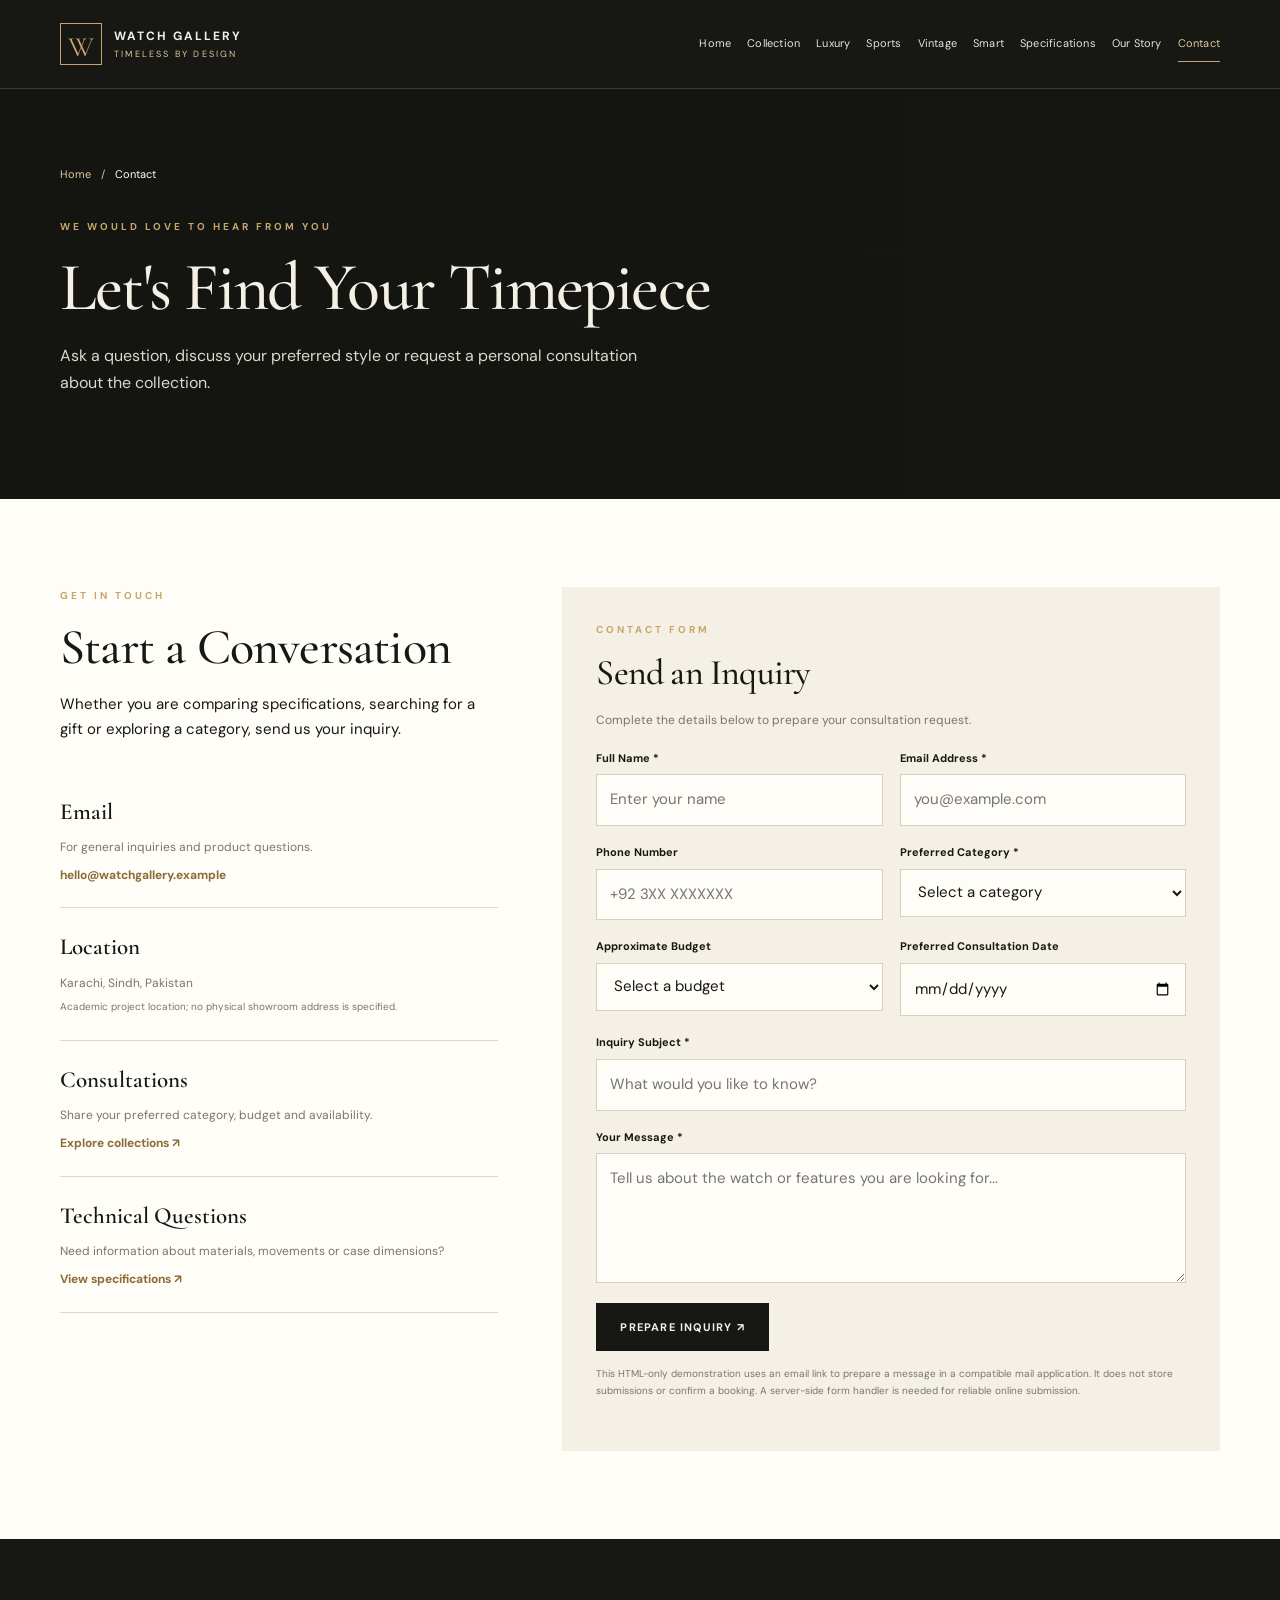
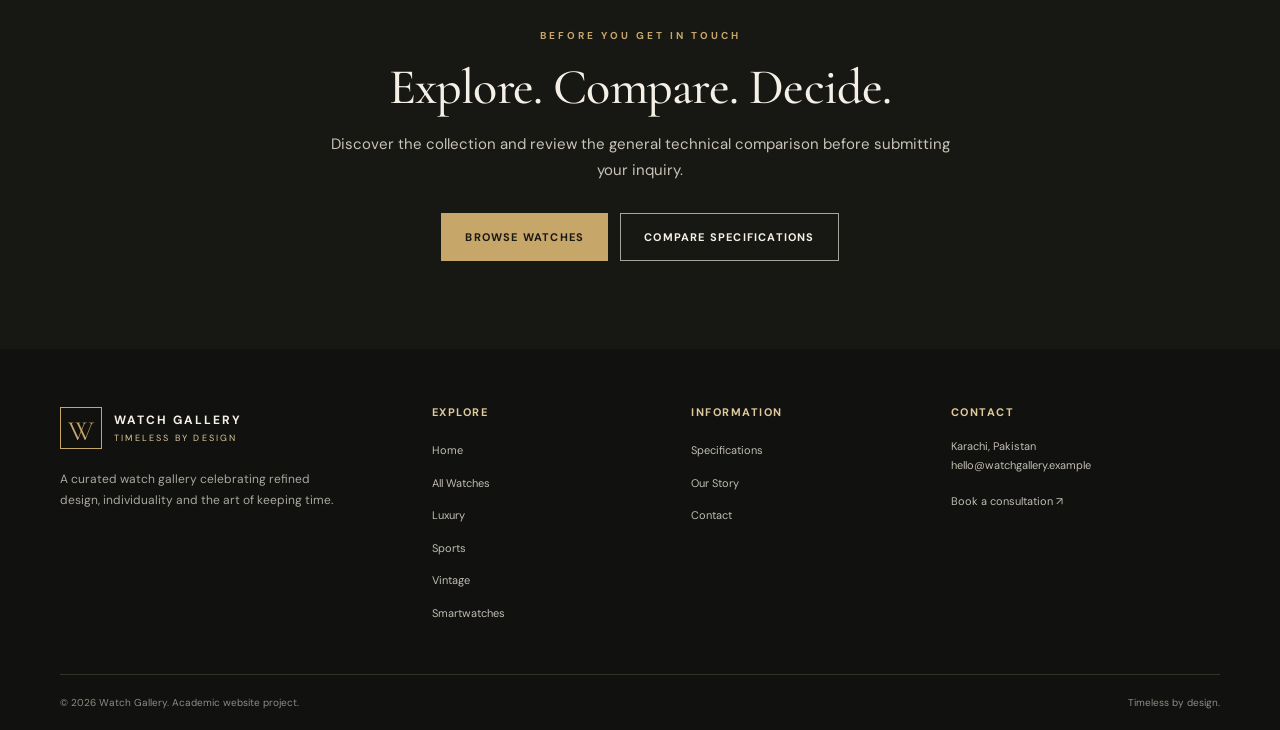
<file: watch-gallery/contact.html>
<!DOCTYPE html>
<html lang="en">
<head>
<meta charset="UTF-8">
<meta name="viewport" content="width=device-width, initial-scale=1.0">
<meta name="description" content="Contact Watch Gallery for collection inquiries and consultation requests.">
<title>Contact & Consultation | Watch Gallery</title>
<link rel="stylesheet" href="styles.css">
</head>
<body>
<header class="site-header"><div class="container nav-container">
<a class="logo" href="index.html"><span class="logo-mark">W</span><span class="logo-copy"><strong>WATCH GALLERY</strong><span>TIMELESS BY DESIGN</span></span></a>
<nav class="site-nav" aria-label="Main navigation">
<a href="index.html">Home</a><a href="collection.html">Collection</a><a href="luxury.html">Luxury</a><a href="sports.html">Sports</a><a href="vintage.html">Vintage</a><a href="smartwatches.html">Smart</a><a href="specifications.html">Specifications</a><a href="story.html">Our Story</a><a href="contact.html" aria-current="page">Contact</a>
</nav></div></header>
<main>

<section class="page-hero"><div class="container"><div class="breadcrumbs"><a href="index.html">Home</a><span>/</span><span>Contact</span></div><span class="eyebrow">We would love to hear from you</span><h1>Let's Find Your Timepiece</h1><p>Ask a question, discuss your preferred style or request a personal consultation about the collection.</p></div></section>
<section class="section"><div class="container contact-grid"><div><span class="eyebrow">Get in touch</span><h2>Start a Conversation</h2><p>Whether you are comparing specifications, searching for a gift or exploring a category, send us your inquiry.</p><div class="contact-details"><div class="contact-item"><strong>Email</strong><p>For general inquiries and product questions.</p><a href="mailto:hello@watchgallery.example">hello@watchgallery.example</a></div><div class="contact-item"><strong>Location</strong><p>Karachi, Sindh, Pakistan</p><p class="small">Academic project location; no physical showroom address is specified.</p></div><div class="contact-item"><strong>Consultations</strong><p>Share your preferred category, budget and availability.</p><a href="collection.html">Explore collections ↗</a></div><div class="contact-item"><strong>Technical Questions</strong><p>Need information about materials, movements or case dimensions?</p><a href="specifications.html">View specifications ↗</a></div></div></div>
<form class="contact-form" action="mailto:hello@watchgallery.example" method="post" enctype="text/plain"><span class="eyebrow">Contact form</span><h2>Send an Inquiry</h2><p>Complete the details below to prepare your consultation request.</p><div class="form-grid">
<div class="form-field"><label for="name">Full Name *</label><input type="text" id="name" name="Full Name" placeholder="Enter your name" autocomplete="name" required></div>
<div class="form-field"><label for="email">Email Address *</label><input type="email" id="email" name="Email" placeholder="you@example.com" autocomplete="email" required></div>
<div class="form-field"><label for="phone">Phone Number</label><input type="tel" id="phone" name="Phone" placeholder="+92 3XX XXXXXXX" autocomplete="tel"></div>
<div class="form-field"><label for="category">Preferred Category *</label><select id="category" name="Preferred Category" required><option value="" selected disabled>Select a category</option><option>Luxury Watches</option><option>Sports & Chronographs</option><option>Vintage & Classic</option><option>Smart & Hybrid</option><option>General Inquiry</option></select></div>
<div class="form-field"><label for="budget">Approximate Budget</label><select id="budget" name="Budget"><option value="" selected>Select a budget</option><option>Under PKR 50,000</option><option>PKR 50,000–100,000</option><option>PKR 100,000–200,000</option><option>Above PKR 200,000</option><option>Not decided yet</option></select></div>
<div class="form-field"><label for="date">Preferred Consultation Date</label><input type="date" id="date" name="Preferred Date"></div>
<div class="form-field full"><label for="subject">Inquiry Subject *</label><input type="text" id="subject" name="Subject" placeholder="What would you like to know?" required></div>
<div class="form-field full"><label for="message">Your Message *</label><textarea id="message" name="Message" placeholder="Tell us about the watch or features you are looking for..." required></textarea></div>
</div><button class="btn btn-dark" type="submit">Prepare Inquiry ↗</button><p class="form-note">This HTML-only demonstration uses an email link to prepare a message in a compatible mail application. It does not store submissions or confirm a booking. A server-side form handler is needed for reliable online submission.</p></form></div></section>
<section class="section section-dark"><div class="container text-center"><span class="eyebrow">Before you get in touch</span><h2>Explore. Compare. Decide.</h2><p>Discover the collection and review the general technical comparison before submitting your inquiry.</p><div class="hero-actions" style="justify-content:center"><a class="btn" href="collection.html">Browse Watches</a><a class="btn btn-outline" href="specifications.html">Compare Specifications</a></div></div></section>

</main>
<footer class="site-footer"><div class="container"><div class="footer-grid">
<div class="footer-about"><a class="logo" href="index.html"><span class="logo-mark">W</span><span class="logo-copy"><strong>WATCH GALLERY</strong><span>TIMELESS BY DESIGN</span></span></a><p>A curated watch gallery celebrating refined design, individuality and the art of keeping time.</p></div>
<div class="footer-column"><h3>Explore</h3><ul><li><a href="index.html">Home</a></li><li><a href="collection.html">All Watches</a></li><li><a href="luxury.html">Luxury</a></li><li><a href="sports.html">Sports</a></li><li><a href="vintage.html">Vintage</a></li><li><a href="smartwatches.html">Smartwatches</a></li></ul></div>
<div class="footer-column"><h3>Information</h3><ul><li><a href="specifications.html">Specifications</a></li><li><a href="story.html">Our Story</a></li><li><a href="contact.html">Contact</a></li></ul></div>
<div class="footer-column"><h3>Contact</h3><address>Karachi, Pakistan</address><p><a href="mailto:hello@watchgallery.example">hello@watchgallery.example</a></p><p><a href="contact.html">Book a consultation ↗</a></p></div>
</div><div class="footer-bottom"><span>© 2026 Watch Gallery. Academic website project.</span><span>Timeless by design.</span></div></div></footer>
</body>
</html>
</file>
<file: watch-gallery/styles.css>
@import url('https://fonts.googleapis.com/css2?family=Cormorant+Garamond:wght@400;500;600;700&family=DM+Sans:wght@400;500;600;700&display=swap');

:root{--ink:#171714;--ink-soft:#24241f;--cream:#f5f0e6;--paper:#fffdf8;--gold:#c7a66a;--gold-light:#dfc99d;--muted:#77766e;--line:#ded7c9;--white:#fff;--radius:3px;--shadow:0 18px 45px rgba(0,0,0,.12)}
*{box-sizing:border-box}
html{scroll-behavior:smooth}
body{margin:0;background:var(--paper);color:var(--ink);font-family:'DM Sans',Arial,sans-serif;font-size:15px;line-height:1.7}
img{display:block;max-width:100%;height:auto}
a{color:inherit;text-decoration:none}
button,input,select,textarea{font:inherit}
.container{width:min(1160px,calc(100% - 40px));margin-inline:auto}
.site-header{position:relative;z-index:5;background:var(--ink);color:var(--cream);border-bottom:1px solid rgba(199,166,106,.25)}
.nav-container{min-height:88px;display:flex;align-items:center;justify-content:space-between;gap:28px}
.logo{display:inline-flex;align-items:center;gap:12px;flex-shrink:0}
.logo-mark{display:grid;place-items:center;width:42px;height:42px;border:1px solid var(--gold);color:var(--gold);font-family:'Cormorant Garamond',serif;font-size:28px}
.logo-copy{display:flex;flex-direction:column;line-height:1.35}
.logo-copy strong{font-size:12px;letter-spacing:2px}
.logo-copy span{font-size:9px;letter-spacing:2.2px;color:var(--gold-light);margin-top:4px}
.site-nav{display:flex;align-items:center;justify-content:flex-end;gap:16px;flex-wrap:wrap}
.site-nav a{font-size:11px;color:#e9e4d9;letter-spacing:.2px;padding:8px 0;border-bottom:1px solid transparent}
.site-nav a:hover,.site-nav a[aria-current="page"]{color:var(--gold-light);border-color:var(--gold)}
.hero{background:var(--ink);color:var(--cream);position:relative;isolation:isolate;overflow:hidden;min-height:600px;display:flex;align-items:center}
.hero::before{content:"";position:absolute;inset:0;background:linear-gradient(90deg,rgba(18,18,15,.94) 0%,rgba(18,18,15,.72) 48%,rgba(18,18,15,.12) 100%),url('https://images.unsplash.com/photo-1524805444758-089113d48a6d?auto=format&fit=crop&w=2000&q=90') center 48%/cover;z-index:-1}
.hero-content{max-width:650px;padding:90px 0}
.eyebrow{display:block;color:var(--gold);font-size:10px;letter-spacing:3px;text-transform:uppercase;font-weight:700;margin-bottom:16px}
h1,h2,h3,h4{font-family:'Cormorant Garamond',Georgia,serif;font-weight:500;line-height:1.08;margin:0 0 18px}
h1{font-size:clamp(44px,7vw,78px);letter-spacing:-1.8px}
h2{font-size:clamp(34px,4vw,50px);letter-spacing:-.8px}
h3{font-size:27px}
p{margin:0 0 18px}
.hero p,.page-hero p{max-width:580px;color:#ded8cc;font-size:16px}
.hero-actions{display:flex;gap:12px;flex-wrap:wrap;margin-top:30px}
.btn{display:inline-flex;align-items:center;justify-content:center;min-height:48px;padding:13px 23px;background:var(--gold);color:#191812;border:1px solid var(--gold);font-size:11px;font-weight:700;letter-spacing:1.2px;text-transform:uppercase;transition:background .2s,color .2s,border-color .2s}
.btn:hover{background:var(--gold-light);border-color:var(--gold-light)}
.btn-outline{background:transparent;color:var(--cream);border-color:rgba(245,240,230,.65)}
.btn-outline:hover{background:var(--cream);color:var(--ink)}
.btn-dark{background:var(--ink);color:var(--cream);border-color:var(--ink)}
.btn-dark:hover{background:#35352e;color:var(--cream)}
.section{padding:88px 0}
.section-sm{padding:56px 0}
.section-dark{background:var(--ink);color:var(--cream)}
.section-dark p{color:#c9c4b8}
.section-heading{display:flex;justify-content:space-between;align-items:end;gap:24px;margin-bottom:34px}
.section-heading p{color:var(--muted);max-width:570px;margin-bottom:0}
.section-dark .section-heading p{color:#c9c4b8}
.text-link{font-size:11px;font-weight:700;text-transform:uppercase;letter-spacing:1px;color:#9b783d;white-space:nowrap}
.text-link:hover{color:var(--ink)}
.product-grid{display:grid;grid-template-columns:repeat(4,minmax(0,1fr));gap:22px}
.product-card{background:#fff;border:1px solid #eee8dd;min-width:0;transition:transform .25s,box-shadow .25s}
.product-card:hover{transform:translateY(-4px);box-shadow:var(--shadow)}
.product-image{height:260px;display:block;position:relative;overflow:hidden;background:#e9e3d7}
.product-image img{width:100%;height:100%;object-fit:cover;transition:transform .5s}
.product-card:hover .product-image img{transform:scale(1.04)}
.product-tag{position:absolute;top:14px;left:14px;background:var(--cream);padding:5px 9px;font-size:9px;text-transform:uppercase;letter-spacing:1px}
.product-info{padding:20px}
.product-category{font-size:9px;text-transform:uppercase;letter-spacing:1.8px;color:#8b7654}
.product-info h3{font-size:25px;margin:7px 0}
.product-info p{font-size:12px;color:var(--muted);min-height:42px;margin-bottom:17px}
.product-bottom{display:flex;align-items:center;justify-content:space-between;gap:8px;border-top:1px solid var(--line);padding-top:13px}
.price{font-size:12px;font-weight:700}
.product-bottom a{font-size:10px;font-weight:700;letter-spacing:.8px;text-transform:uppercase;color:#8c6b36}
.category-grid{display:grid;grid-template-columns:repeat(4,minmax(0,1fr));gap:18px}
.category-card{position:relative;min-height:320px;overflow:hidden;background:#292923;color:#fff;display:flex;align-items:end;padding:24px}
.category-card::before{content:"";position:absolute;inset:0;background:linear-gradient(0deg,rgba(0,0,0,.8),rgba(0,0,0,.05) 75%),var(--category-image) center/cover;transition:transform .5s}
.category-card:hover::before{transform:scale(1.05)}
.category-card>*{position:relative}
.category-card h3{margin-bottom:8px}
.category-card p{font-size:12px;color:#e0ddd4;margin-bottom:8px}
.category-card span{font-size:10px;text-transform:uppercase;letter-spacing:1.5px;color:var(--gold-light)}
.split{display:grid;grid-template-columns:1fr 1fr;gap:64px;align-items:center}
.split-image{min-height:450px;background:#e8e0d1;overflow:hidden}
.split-image img{width:100%;height:100%;min-height:450px;object-fit:cover}
.split-content>p{color:var(--muted)}
.feature-list{list-style:none;padding:0;margin:28px 0}
.feature-list li{display:flex;gap:18px;padding:17px 0;border-bottom:1px solid var(--line)}
.section-dark .feature-list li{border-color:#3b3a32}
.feature-number{font-family:'Cormorant Garamond',serif;font-size:24px;color:var(--gold);line-height:1.2}
.feature-list strong{display:block;font-size:13px;margin-bottom:4px}
.feature-list p{font-size:12px;color:var(--muted);margin:0}
.section-dark .feature-list p{color:#c9c4b8}
.stats-grid{display:grid;grid-template-columns:repeat(3,1fr);gap:20px;margin-top:36px}
.stat{border-left:1px solid var(--gold);padding:4px 0 4px 20px}
.stat strong{font-family:'Cormorant Garamond',serif;font-size:36px;font-weight:500;display:block}
.stat span{font-size:10px;letter-spacing:1.5px;text-transform:uppercase;color:var(--muted)}
.page-hero{background:var(--ink);color:var(--cream);padding:76px 0 84px;position:relative;isolation:isolate;overflow:hidden}
.page-hero::before{content:"";position:absolute;inset:0;z-index:-1;background:linear-gradient(90deg,rgba(20,20,17,.96),rgba(20,20,17,.76)),url('https://images.unsplash.com/photo-1524805444758-089113d48a6d?auto=format&fit=crop&w=1800&q=85') center/cover}
.page-hero h1{font-size:clamp(42px,6vw,68px);max-width:800px}
.breadcrumbs{display:flex;gap:10px;flex-wrap:wrap;font-size:11px;color:#c9c4b8;margin-bottom:34px}
.breadcrumbs a{color:var(--gold-light)}
.breadcrumbs span:last-child{color:#fff}
.hero-luxury::before{background:linear-gradient(90deg,rgba(20,20,17,.92),rgba(20,20,17,.5)),url('https://images.unsplash.com/photo-1547996160-81dfa63595aa?auto=format&fit=crop&w=1800&q=85') center/cover}
.hero-sports::before{background:linear-gradient(90deg,rgba(20,20,17,.94),rgba(20,20,17,.6)),url('https://images.unsplash.com/photo-1524805444758-089113d48a6d?auto=format&fit=crop&w=1800&q=85') center/cover}
.hero-vintage::before{background:linear-gradient(90deg,rgba(20,20,17,.94),rgba(20,20,17,.6)),url('https://images.unsplash.com/photo-1523170335258-f5ed11844a49?auto=format&fit=crop&w=1800&q=85') center/cover}
.hero-smart::before{background:linear-gradient(90deg,rgba(20,20,17,.94),rgba(20,20,17,.6)),url('https://images.unsplash.com/photo-1508685096489-7aacd43bd3b1?auto=format&fit=crop&w=1800&q=85') center/cover}
.spec-note{font-size:11px;color:var(--muted);margin-top:24px}
.table-wrap{overflow-x:auto;border:1px solid var(--line);background:#fff}
.comparison-table{width:100%;border-collapse:collapse;min-width:850px;text-align:left}
.comparison-table caption{text-align:left;padding:18px;color:var(--muted);font-size:12px}
.comparison-table th{background:var(--ink);color:var(--cream);font-size:11px;letter-spacing:.8px;text-transform:uppercase;padding:16px}
.comparison-table td{padding:16px;border-bottom:1px solid var(--line);font-size:12px;vertical-align:top}
.comparison-table tbody tr:nth-child(even){background:#f7f3eb}
.comparison-table td:first-child{font-weight:700;min-width:160px}
.values-grid{display:grid;grid-template-columns:repeat(3,1fr);gap:22px}
.value-card{border:1px solid var(--line);padding:28px;background:var(--paper)}
.section-dark .value-card{background:#20201b;border-color:#424035}
.value-card h3{margin:10px 0}
.value-card p{font-size:13px;color:var(--muted);margin:0}
.section-dark .value-card p{color:#c9c4b8}
.story-intro{max-width:780px;margin:0 auto 65px;text-align:center}
.story-intro p{color:var(--muted)}
.quote-block{max-width:850px;margin:auto;text-align:center;padding:25px 0}
.quote-block blockquote{font-family:'Cormorant Garamond',serif;font-size:clamp(28px,4vw,45px);line-height:1.25;margin:0 0 22px}
.quote-block cite{font-style:normal;color:var(--gold);font-size:10px;letter-spacing:2px;text-transform:uppercase}
.cta-panel{padding:60px 30px;text-align:center;background:#eee6d8}
.cta-panel p{max-width:600px;margin:0 auto 24px;color:#686459}
.cta-panel .eyebrow{margin-bottom:12px}
.contact-grid{display:grid;grid-template-columns:.8fr 1.2fr;gap:64px;align-items:start}
.contact-details{margin-top:30px}
.contact-item{padding:20px 0;border-bottom:1px solid var(--line)}
.contact-item strong{font-family:'Cormorant Garamond',serif;font-size:23px;font-weight:600}
.contact-item p{font-size:12px;color:var(--muted);margin:5px 0}
.contact-item a{font-size:12px;color:#8c6b36;font-weight:700}
.contact-form{background:#f5f0e6;padding:34px}
.contact-form h2{font-size:36px}
.contact-form>p{font-size:12px;color:var(--muted)}
.form-grid{display:grid;grid-template-columns:1fr 1fr;gap:17px}
.form-field{display:flex;flex-direction:column;gap:7px}
.form-field.full{grid-column:1/-1}
.form-field label{font-size:11px;font-weight:700}
.form-field input,.form-field select,.form-field textarea{width:100%;padding:12px 13px;border:1px solid #d7cfc0;background:#fffdf8;color:var(--ink);border-radius:0;min-height:45px}
.form-field textarea{min-height:130px;resize:vertical}
.form-field input:focus,.form-field select:focus,.form-field textarea:focus{outline:2px solid var(--gold);outline-offset:1px}
.contact-form .btn{margin-top:20px;cursor:pointer}
.form-note{font-size:10px!important;margin-top:14px}
.text-center{text-align:center}
.text-center>p{max-width:650px;margin-inline:auto}
.site-footer{background:#11110f;color:var(--cream);padding:58px 0 0}
.footer-grid{display:grid;grid-template-columns:1.5fr 1fr 1fr 1.2fr;gap:35px;padding-bottom:42px}
.footer-about p{font-size:12px;color:#aaa79d;max-width:280px;margin-top:20px}
.footer-column h3{font-family:'DM Sans',sans-serif;font-size:11px;font-weight:700;letter-spacing:1.5px;text-transform:uppercase;margin-bottom:18px;color:var(--gold-light)}
.footer-column ul{list-style:none;padding:0;margin:0}
.footer-column li{margin:7px 0}
.footer-column a,.footer-column p,.footer-column address{font-size:11px;color:#c1bdb2;font-style:normal}
.footer-column a:hover{color:var(--gold-light)}
.footer-bottom{border-top:1px solid #333229;padding:19px 0;display:flex;justify-content:space-between;gap:16px;color:#8f8c82;font-size:10px}
.small{font-size:10px!important}
@media(max-width:1000px){.nav-container{align-items:flex-start;flex-direction:column;padding:18px 0;gap:14px}.site-nav{justify-content:flex-start;gap:10px 16px}.product-grid,.category-grid{grid-template-columns:repeat(2,minmax(0,1fr))}.split{gap:35px}.contact-grid{gap:30px}.footer-grid{grid-template-columns:repeat(2,1fr)}}
@media(max-width:680px){.container{width:min(100% - 28px,1160px)}.hero{min-height:520px}.hero-content{padding:65px 0}.section{padding:60px 0}.section-sm{padding:38px 0}.section-heading{align-items:flex-start;flex-direction:column}.product-grid{gap:12px}.product-image{height:210px}.product-info{padding:14px}.product-info h3{font-size:22px}.product-info p{font-size:11px}.product-bottom{align-items:flex-start;flex-direction:column}.category-grid{gap:12px}.category-card{min-height:260px;padding:16px}.split,.contact-grid{grid-template-columns:1fr}.split-image,.split-image img{min-height:320px}.values-grid{grid-template-columns:1fr}.stats-grid{gap:12px}.stat{padding-left:12px}.stat strong{font-size:29px}.contact-form{padding:22px}.form-grid{grid-template-columns:1fr}.form-field.full{grid-column:auto}.footer-grid{grid-template-columns:1fr 1fr;gap:26px}.footer-about{grid-column:1/-1}.footer-bottom{flex-direction:column}.page-hero{padding:48px 0 58px}.breadcrumbs{margin-bottom:25px}}
@media(max-width:420px){.product-grid,.category-grid,.footer-grid{grid-template-columns:1fr}.product-image{height:280px}.category-card{min-height:300px}.logo-copy strong{font-size:11px}.site-nav{gap:8px 13px}.site-nav a{font-size:10px}}
</file>
